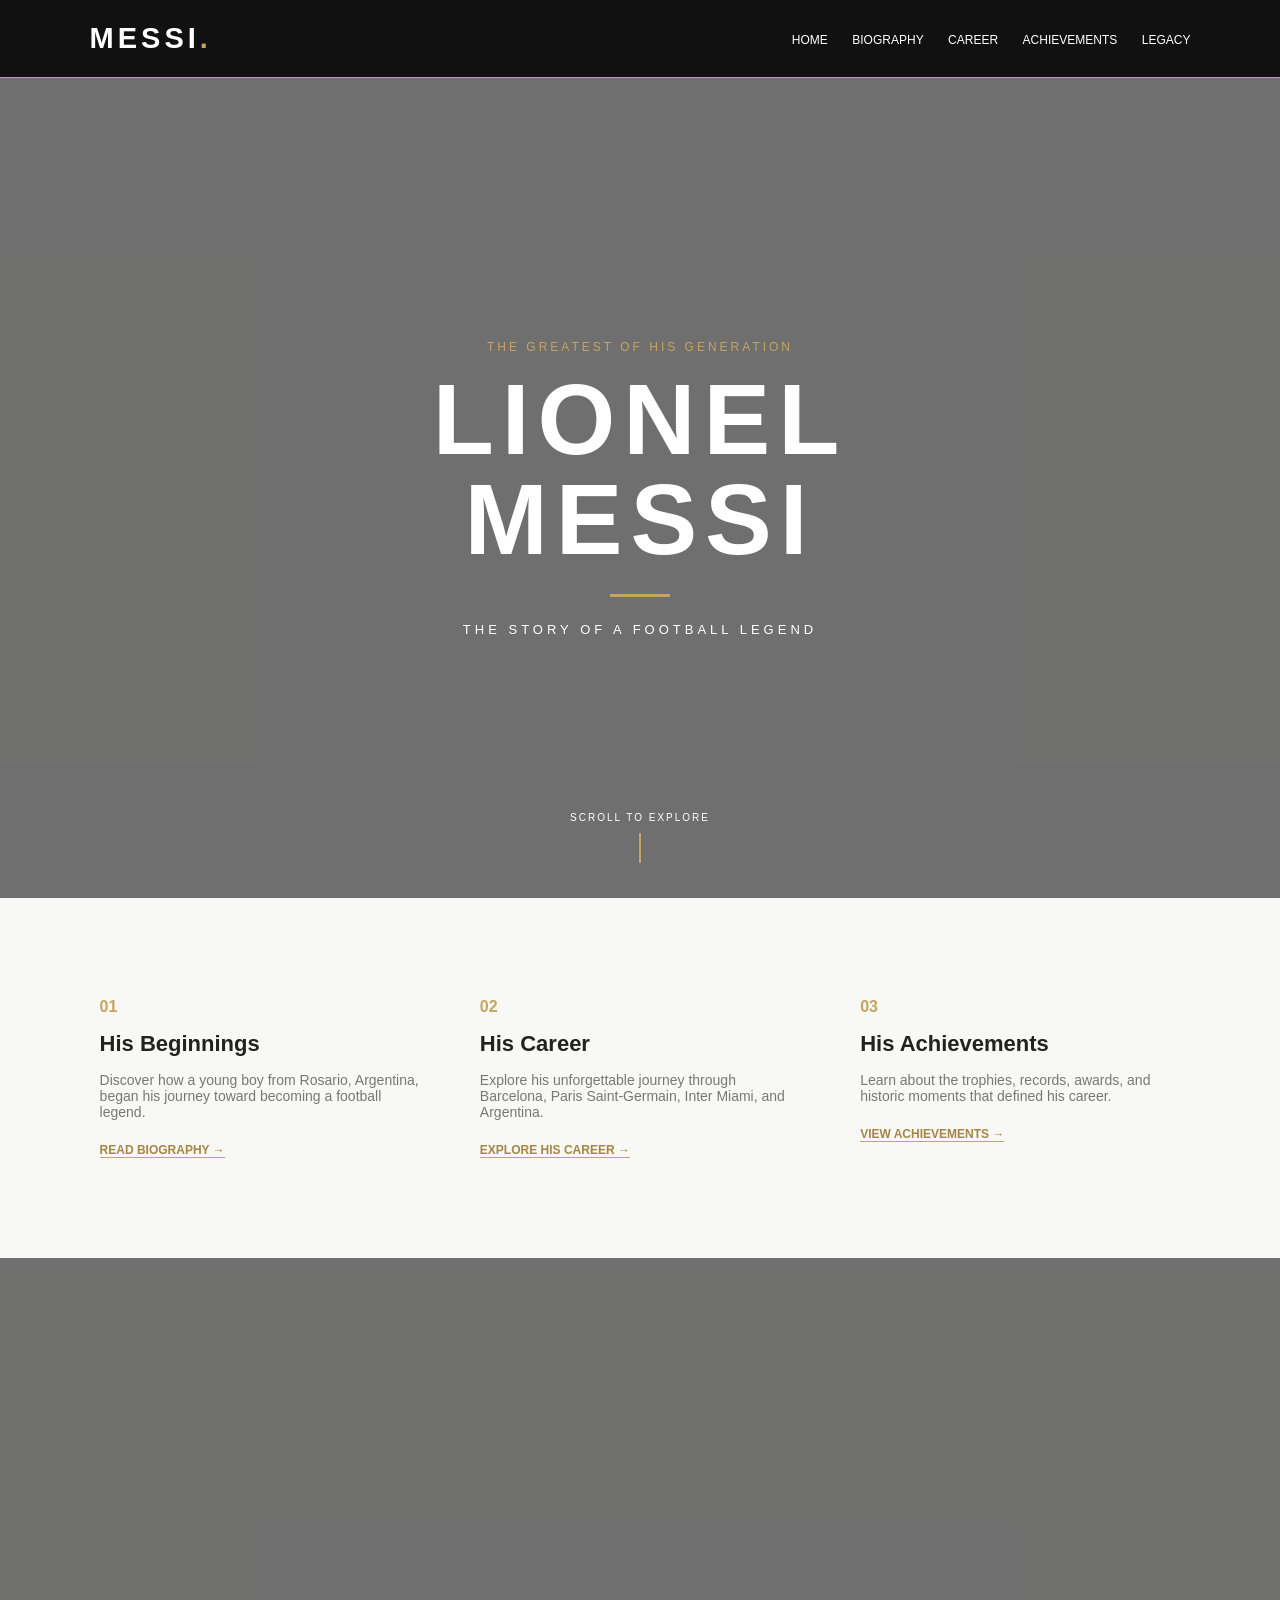
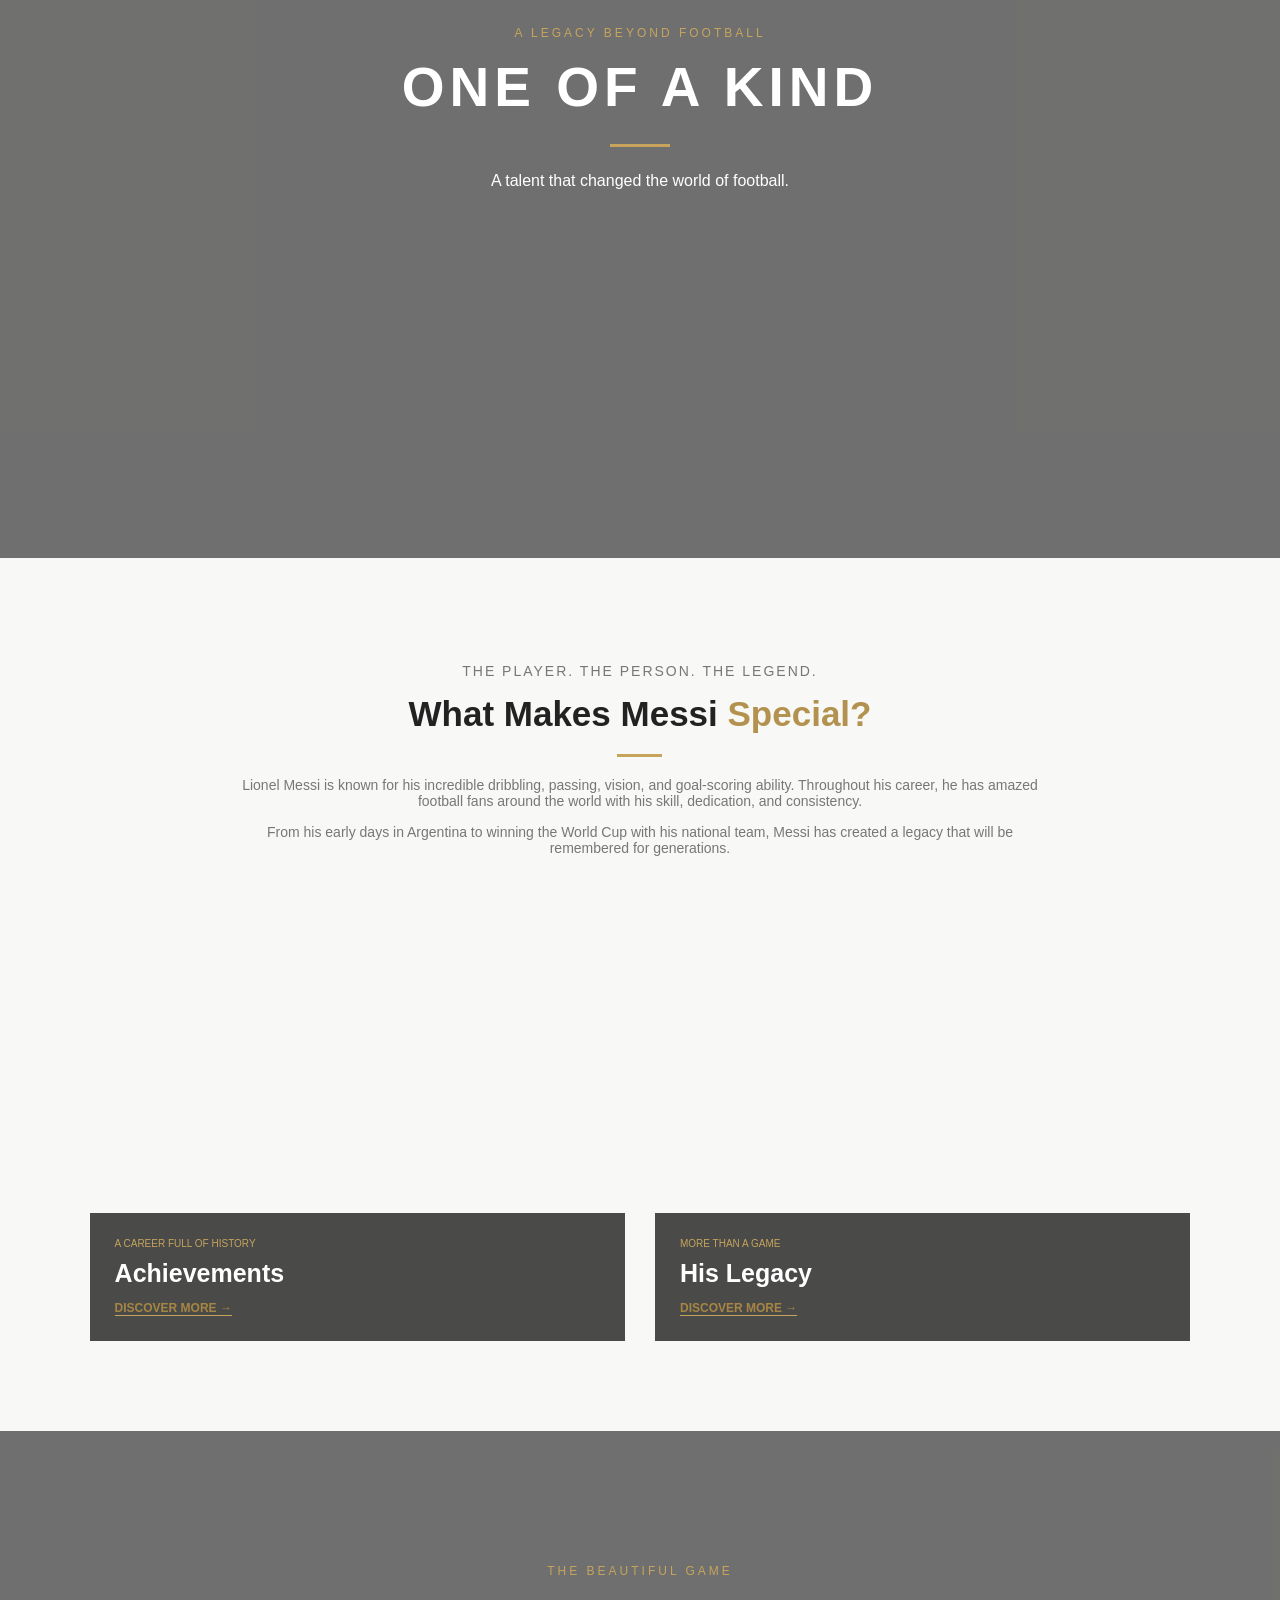
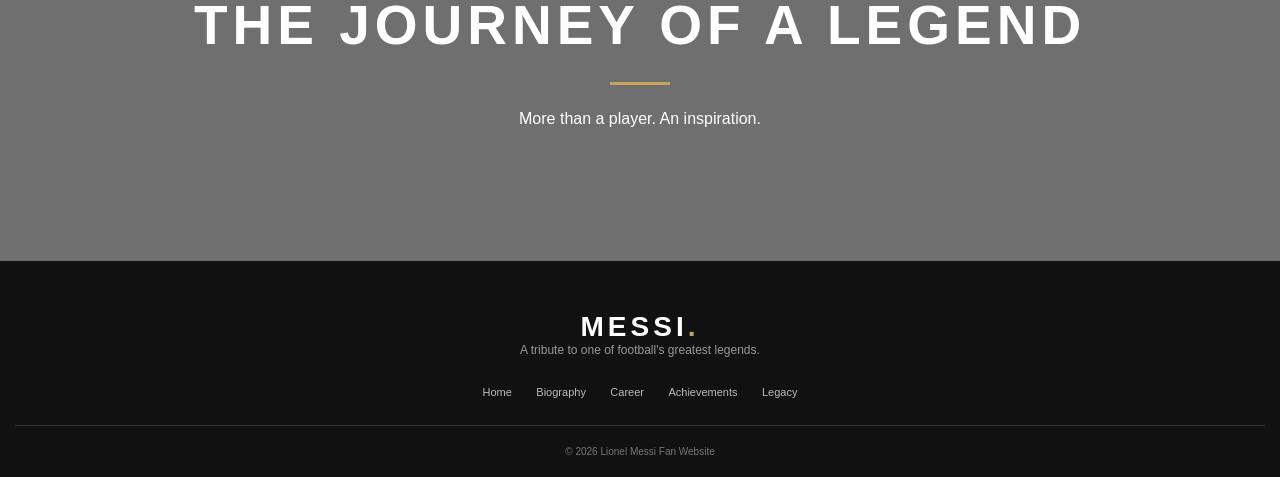
<file: index.html>
<!DOCTYPE html>
<html lang="en">
<head>
    <meta charset="UTF-8">
    <meta name="viewport" content="width=device-width, initial-scale=1.0">
    <title>Lionel Messi | The Legend</title>

    <link rel="preconnect" href="https://fonts.googleapis.com">
    <link rel="preconnect" href="https://fonts.gstatic.com" crossorigin>
    <link href="https://fonts.googleapis.com/css2?family=Montserrat:wght@400;500;600;700;800&display=swap" rel="stylesheet">

    <link rel="stylesheet" href="styles.css">
</head>

<body>

    <header class="header">
        <div class="wrapper header-content">
            <h1 class="logo">MESSI<span>.</span></h1>

            <nav>
                <a href="index.html">Home</a>
                <a href="biography.html">Biography</a>
                <a href="career.html">Career</a>
                <a href="achievements.html">Achievements</a>
                <a href="legacy.html">Legacy</a>
            </nav>
        </div>
    </header>

    <section class="hero parallax">
        <div class="hero-overlay"></div>

        <div class="hero-content">
            <p class="eyebrow">THE GREATEST OF HIS GENERATION</p>
            <h2>LIONEL<br>MESSI</h2>
            <div class="gold-line"></div>
            <p class="hero-subtitle">THE STORY OF A FOOTBALL LEGEND</p>
        </div>

        <div class="scroll-indicator">
            <span>SCROLL TO EXPLORE</span>
            <div></div>
        </div>
    </section>

    <section class="features wrapper">

        <div class="feature">
            <span class="feature-number">01</span>
            <h3>His Beginnings</h3>
            <p>
                Discover how a young boy from Rosario, Argentina,
                began his journey toward becoming a football legend.
            </p>
            <a href="biography.html" class="text-link">Read Biography <span>→</span></a>
        </div>

        <div class="feature">
            <span class="feature-number">02</span>
            <h3>His Career</h3>
            <p>
                Explore his unforgettable journey through Barcelona,
                Paris Saint-Germain, Inter Miami, and Argentina.
            </p>
            <a href="career.html" class="text-link">Explore His Career <span>→</span></a>
        </div>

        <div class="feature">
            <span class="feature-number">03</span>
            <h3>His Achievements</h3>
            <p>
                Learn about the trophies, records, awards, and
                historic moments that defined his career.
            </p>
            <a href="achievements.html" class="text-link">View Achievements <span>→</span></a>
        </div>

    </section>

    <section class="middle-parallax parallax">
        <div class="parallax-overlay"></div>

        <div class="parallax-content">
            <p class="eyebrow">A LEGACY BEYOND FOOTBALL</p>
            <h2>ONE OF A KIND</h2>
            <div class="gold-line"></div>
            <p>A talent that changed the world of football.</p>
        </div>
    </section>

    <section class="main-content wrapper">
        <p class="section-label">THE PLAYER. THE PERSON. THE LEGEND.</p>
        <h2>What Makes Messi <span>Special?</span></h2>

        <div class="main-divider"></div>

        <p>
            Lionel Messi is known for his incredible dribbling,
            passing, vision, and goal-scoring ability. Throughout
            his career, he has amazed football fans around the world
            with his skill, dedication, and consistency.
        </p>

        <p>
            From his early days in Argentina to winning the World Cup
            with his national team, Messi has created a legacy that
            will be remembered for generations.
        </p>
    </section>

    <section class="cards wrapper">

        <div class="card achievements-card">
            <div class="card-content">
                <p class="card-label">A CAREER FULL OF HISTORY</p>
                <h3>Achievements</h3>
                <a href="achievements.html" class="text-link">
                    Discover More <span>→</span>
                </a>
            </div>
        </div>

        <div class="card legacy-card">
            <div class="card-content">
                <p class="card-label">MORE THAN A GAME</p>
                <h3>His Legacy</h3>
                <a href="legacy.html" class="text-link">
                    Discover More <span>→</span>
                </a>
            </div>
        </div>

    </section>

    <section class="closing-parallax parallax">
        <div class="parallax-overlay"></div>

        <div class="parallax-content">
            <p class="eyebrow">THE BEAUTIFUL GAME</p>
            <h2>THE JOURNEY OF A LEGEND</h2>
            <div class="gold-line"></div>
            <p>More than a player. An inspiration.</p>
        </div>
    </section>

    <footer class="footer">
        <h2>MESSI<span>.</span></h2>
        <p>A tribute to one of football's greatest legends.</p>

        <div class="footer-links">
            <a href="index.html">Home</a>
            <a href="biography.html">Biography</a>
            <a href="career.html">Career</a>
            <a href="achievements.html">Achievements</a>
            <a href="legacy.html">Legacy</a>
        </div>

        <div class="footer-bottom">
            © 2026 Lionel Messi Fan Website
        </div>
    </footer>

</body>
</html>
</file>
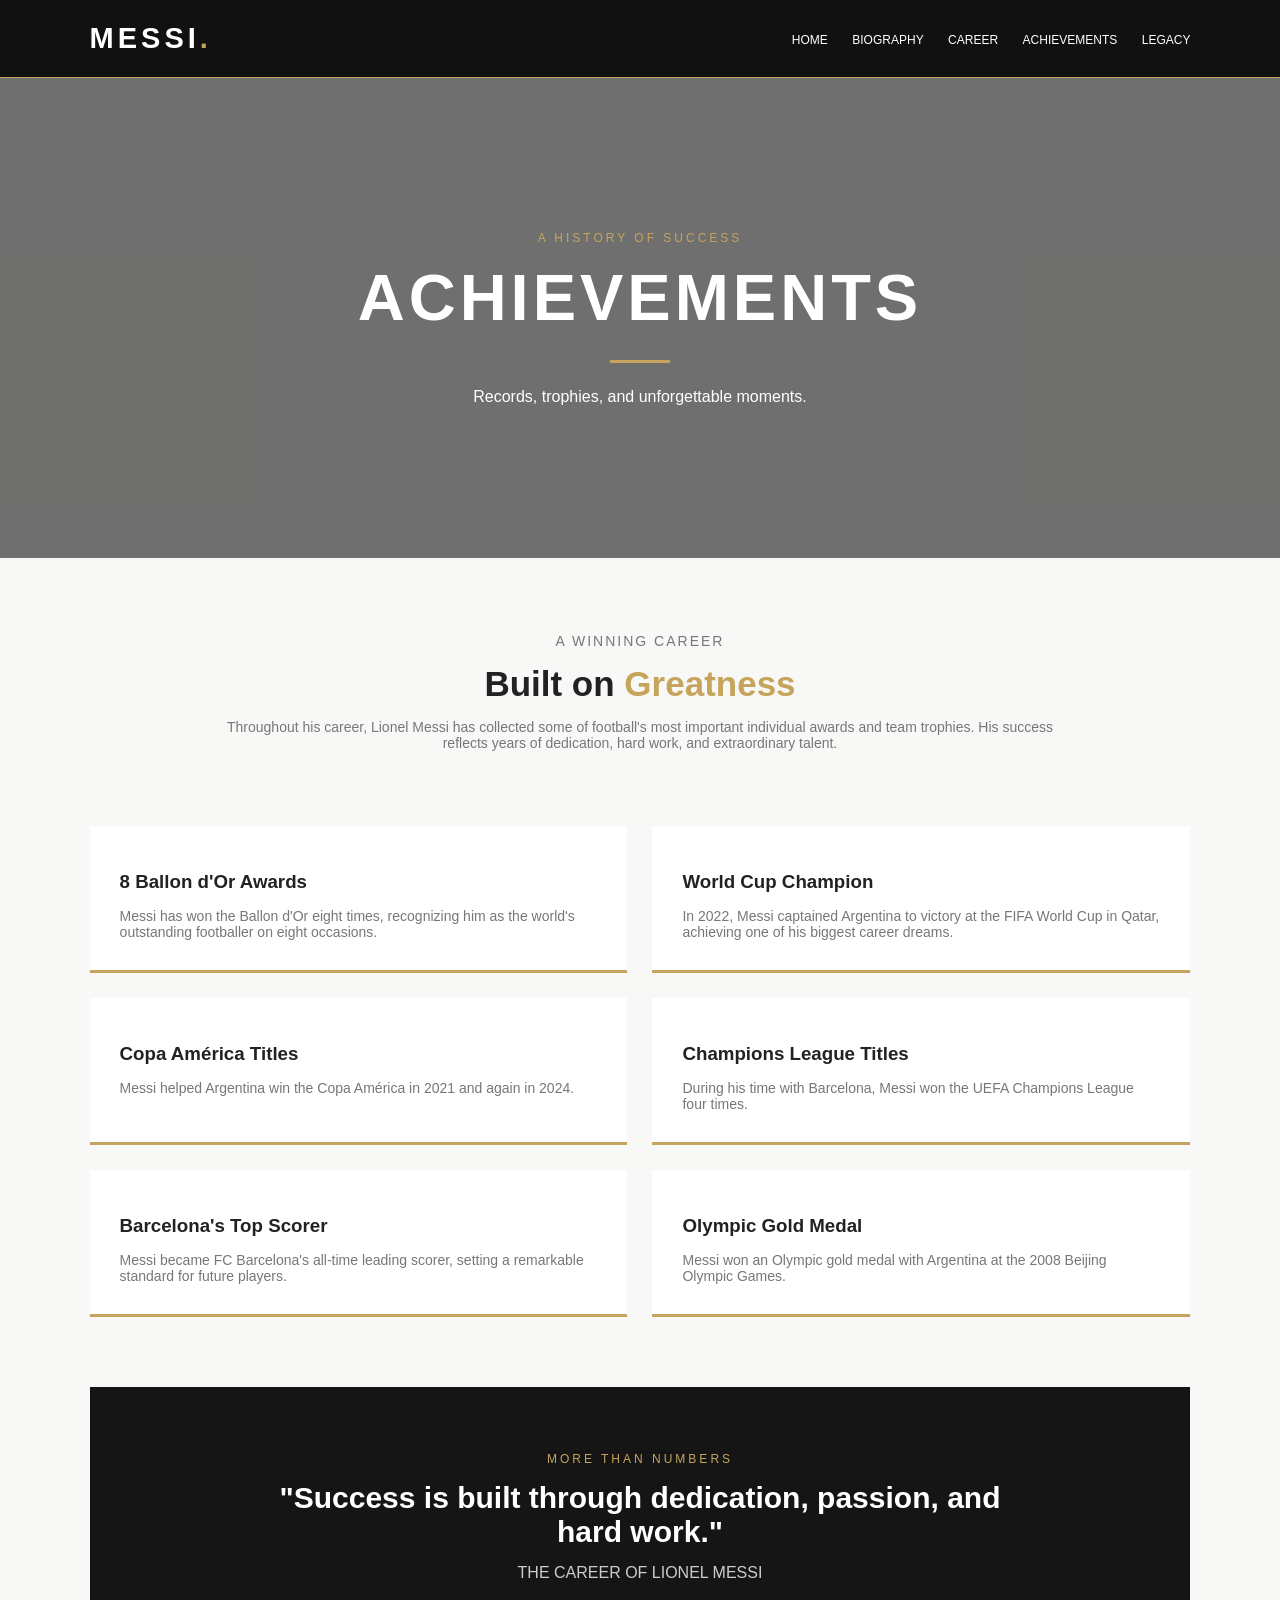
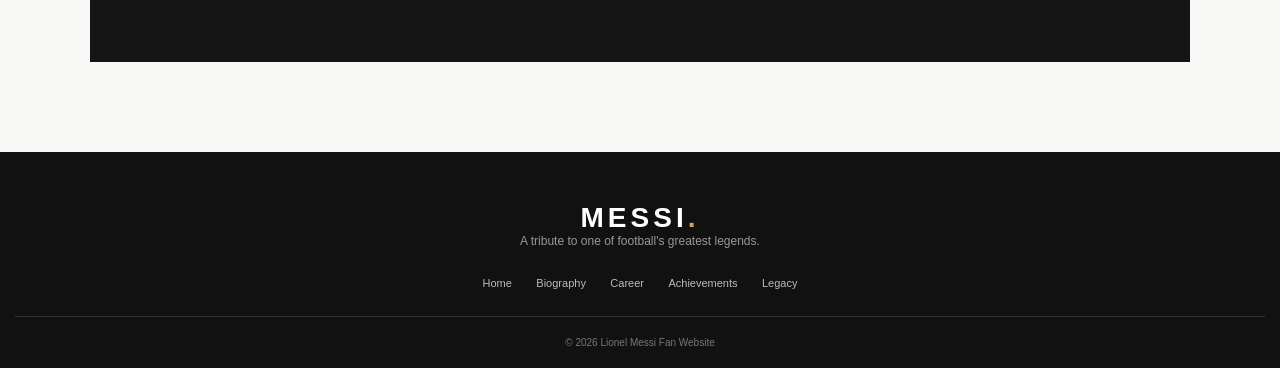
<file: achievements.html>
<!DOCTYPE html>
<html lang="en">
<head>
    <meta charset="UTF-8">
    <meta name="viewport" content="width=device-width, initial-scale=1.0">
    <title>Achievements | Lionel Messi</title>
    <link rel="preconnect" href="https://fonts.googleapis.com">
    <link href="https://fonts.googleapis.com/css2?family=Montserrat:wght@400;500;600;700;800&display=swap" rel="stylesheet">
    <link rel="stylesheet" href="styles.css">
</head>
<body>

<header class="header">
    <div class="wrapper header-content">
        <h1 class="logo">MESSI<span>.</span></h1>
        <nav>
            <a href="index.html">Home</a>
            <a href="biography.html">Biography</a>
            <a href="career.html">Career</a>
            <a href="achievements.html">Achievements</a>
            <a href="legacy.html">Legacy</a>
        </nav>
    </div>
</header>

<section class="page-hero achievements-hero">
    <div class="page-hero-overlay"></div>
    <div class="page-hero-content">
        <p class="eyebrow">A HISTORY OF SUCCESS</p>
        <h2>ACHIEVEMENTS</h2>
        <div class="gold-line"></div>
        <p>Records, trophies, and unforgettable moments.</p>
    </div>
</section>

<main class="page-content wrapper">

    <section class="intro-section">
        <p class="section-label">A WINNING CAREER</p>
        <h2>Built on <span>Greatness</span></h2>
        <p>
            Throughout his career, Lionel Messi has collected some
            of football's most important individual awards and team
            trophies. His success reflects years of dedication,
            hard work, and extraordinary talent.
        </p>
    </section>

    <section class="achievement-grid">

        <div class="achievement-card">
            <span class="achievement-number"></span>
            <h3>8 Ballon d'Or Awards</h3>
            <p>
                Messi has won the Ballon d'Or eight times, recognizing
                him as the world's outstanding footballer on eight
                occasions.
            </p>
        </div>

        <div class="achievement-card">
            <span class="achievement-number"></span>
            <h3>World Cup Champion</h3>
            <p>
                In 2022, Messi captained Argentina to victory at the
                FIFA World Cup in Qatar, achieving one of his biggest
                career dreams.
            </p>
        </div>

        <div class="achievement-card">
            <span class="achievement-number"></span>
            <h3>Copa América Titles</h3>
            <p>
                Messi helped Argentina win the Copa América in 2021
                and again in 2024.
            </p>
        </div>

        <div class="achievement-card">
            <span class="achievement-number"></span>
            <h3>Champions League Titles</h3>
            <p>
                During his time with Barcelona, Messi won the UEFA
                Champions League four times.
            </p>
        </div>

        <div class="achievement-card">
            <span class="achievement-number"></span>
            <h3>Barcelona's Top Scorer</h3>
            <p>
                Messi became FC Barcelona's all-time leading scorer,
                setting a remarkable standard for future players.
            </p>
        </div>

        <div class="achievement-card">
            <span class="achievement-number"></span>
            <h3>Olympic Gold Medal</h3>
            <p>
                Messi won an Olympic gold medal with Argentina at
                the 2008 Beijing Olympic Games.
            </p>
        </div>

    </section>

    <section class="achievement-quote">
        <p class="eyebrow">MORE THAN NUMBERS</p>
        <h2>"Success is built through dedication, passion, and hard work."</h2>
        <p>THE CAREER OF LIONEL MESSI</p>
    </section>

</main>

<footer class="footer">
    <h2>MESSI<span>.</span></h2>
    <p>A tribute to one of football's greatest legends.</p>
    <div class="footer-links">
        <a href="index.html">Home</a>
        <a href="biography.html">Biography</a>
        <a href="career.html">Career</a>
        <a href="achievements.html">Achievements</a>
        <a href="legacy.html">Legacy</a>
    </div>
    <div class="footer-bottom">© 2026 Lionel Messi Fan Website</div>
</footer>

</body>
</html>
</file>
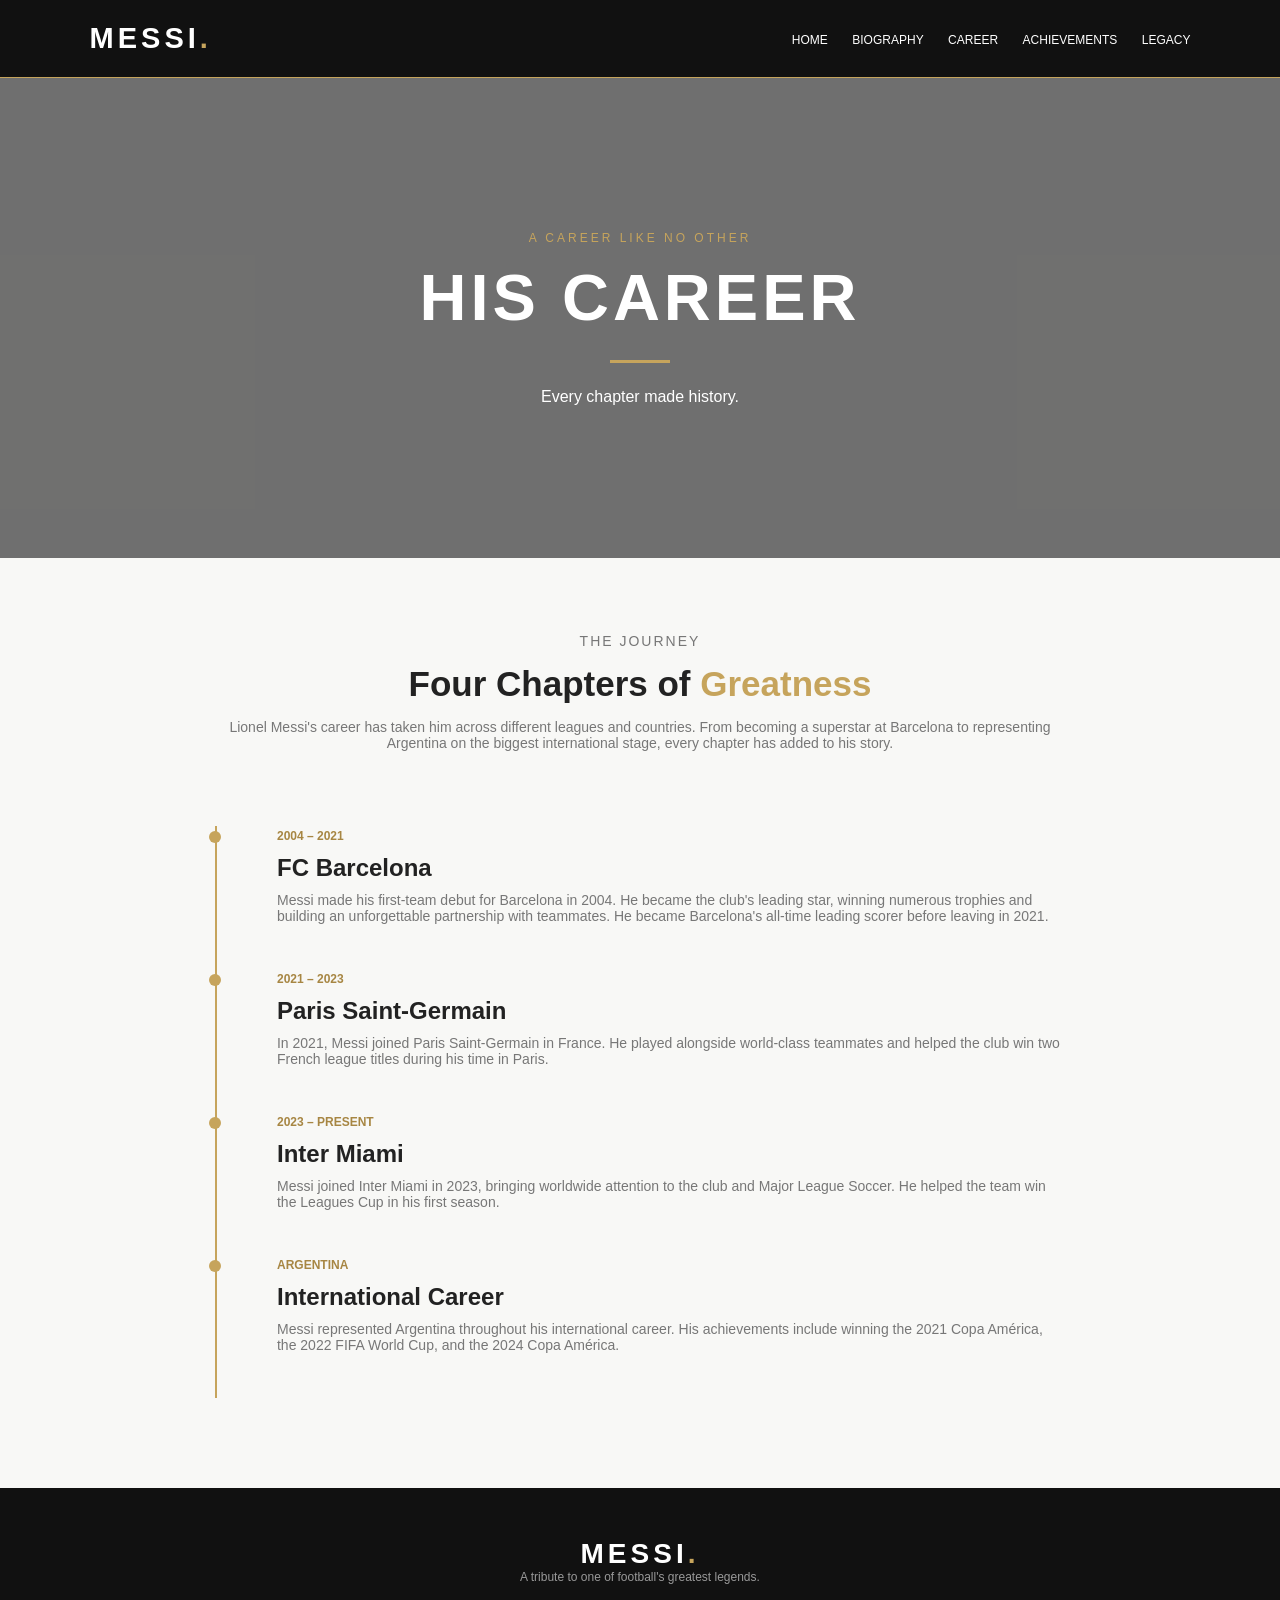
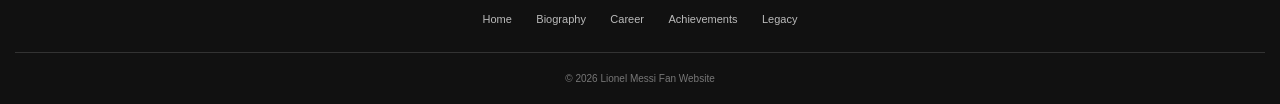
<file: career.html>
<!DOCTYPE html>
<html lang="en">
<head>
    <meta charset="UTF-8">
    <meta name="viewport" content="width=device-width, initial-scale=1.0">
    <title>Career | Lionel Messi</title>
    <link rel="preconnect" href="https://fonts.googleapis.com">
    <link href="https://fonts.googleapis.com/css2?family=Montserrat:wght@400;500;600;700;800&display=swap" rel="stylesheet">
    <link rel="stylesheet" href="styles.css">
</head>
<body>

<header class="header">
    <div class="wrapper header-content">
        <h1 class="logo">MESSI<span>.</span></h1>
        <nav>
            <a href="index.html">Home</a>
            <a href="biography.html">Biography</a>
            <a href="career.html">Career</a>
            <a href="achievements.html">Achievements</a>
            <a href="legacy.html">Legacy</a>
        </nav>
    </div>
</header>

<section class="page-hero career-hero">
    <div class="page-hero-overlay"></div>
    <div class="page-hero-content">
        <p class="eyebrow">A CAREER LIKE NO OTHER</p>
        <h2>HIS CAREER</h2>
        <div class="gold-line"></div>
        <p>Every chapter made history.</p>
    </div>
</section>

<main class="page-content wrapper">

    <section class="intro-section">
        <p class="section-label">THE JOURNEY</p>
        <h2>Four Chapters of <span>Greatness</span></h2>
        <p>
            Lionel Messi's career has taken him across different leagues
            and countries. From becoming a superstar at Barcelona to
            representing Argentina on the biggest international stage,
            every chapter has added to his story.
        </p>
    </section>

    <section class="timeline">

        <div class="timeline-item">
            <span class="timeline-year">2004 – 2021</span>
            <h3>FC Barcelona</h3>
            <p>
                Messi made his first-team debut for Barcelona in 2004.
                He became the club's leading star, winning numerous
                trophies and building an unforgettable partnership
                with teammates. He became Barcelona's all-time leading
                scorer before leaving in 2021.
            </p>
        </div>

        <div class="timeline-item">
            <span class="timeline-year">2021 – 2023</span>
            <h3>Paris Saint-Germain</h3>
            <p>
                In 2021, Messi joined Paris Saint-Germain in France.
                He played alongside world-class teammates and helped
                the club win two French league titles during his time
                in Paris.
            </p>
        </div>

        <div class="timeline-item">
            <span class="timeline-year">2023 – PRESENT</span>
            <h3>Inter Miami</h3>
            <p>
                Messi joined Inter Miami in 2023, bringing worldwide
                attention to the club and Major League Soccer. He helped
                the team win the Leagues Cup in his first season.
            </p>
        </div>

        <div class="timeline-item">
            <span class="timeline-year">ARGENTINA</span>
            <h3>International Career</h3>
            <p>
                Messi represented Argentina throughout his international
                career. His achievements include winning the 2021 Copa
                América, the 2022 FIFA World Cup, and the 2024 Copa América.
            </p>
        </div>

    </section>

</main>

<footer class="footer">
    <h2>MESSI<span>.</span></h2>
    <p>A tribute to one of football's greatest legends.</p>
    <div class="footer-links">
        <a href="index.html">Home</a>
        <a href="biography.html">Biography</a>
        <a href="career.html">Career</a>
        <a href="achievements.html">Achievements</a>
        <a href="legacy.html">Legacy</a>
    </div>
    <div class="footer-bottom">© 2026 Lionel Messi Fan Website</div>
</footer>

</body>
</html>
</file>
<file: styles.css>
* {
    margin: 0;
    padding: 0;
    box-sizing: border-box;
}

body {
    font-family: Arial, sans-serif;
    background: #f8f8f6;
    color: #222;    `
    line-height: 1.6;
}

.wrapper {
    width: 86%;
    max-width: 1200px;
    margin: auto;
}

:root {
    --gold: #c6a45c;
}


.header {
    background: #111;
    padding: 22px 0;
    border-bottom: 1px solid var(--gold);
}

.header-content {
    display: flex;
    justify-content: space-between;
    align-items: center;
}

.logo {
    color: white;
    font-size: 29px;
    letter-spacing: 4px;
}

.logo span,
.footer h2 span {
    color: var(--gold);
}

nav a {
    color: white;
    text-decoration: none;
    margin-left: 20px;
    font-size: 12px;
    text-transform: uppercase;
}

nav a:hover {
    color: var(--gold);
}


.hero {
    height: calc(100vh - 80px);
    background-image: url("https://images.alphacoders.com/133/1332562.png");
    background-size: cover;
    background-position: center;
    background-attachment: fixed;
    display: flex;
    justify-content: center;
    align-items: center;
    text-align: center;
    position: relative;
}

.hero-overlay,
.page-hero-overlay,
.parallax-overlay {
    position: absolute;
    inset: 0;
    background: rgba(0, 0, 0, 0.55);
}

.hero-content,
.page-hero-content,
.parallax-content {
    position: relative;
    color: white;
    text-align: center;
}

.hero-content h2 {
    font-size: 100px;
    line-height: 1;
    letter-spacing: 8px;
}

.eyebrow {
    color: var(--gold);
    font-size: 12px;
    letter-spacing: 3px;
    margin-bottom: 15px;
}

.hero-subtitle {
    letter-spacing: 4px;
    font-size: 13px;
}

.gold-line {
    width: 60px;
    height: 3px;
    background: var(--gold);
    margin: 25px auto;
}

.scroll-indicator {
    position: absolute;
    bottom: 25px;
    color: white;
    font-size: 10px;
    letter-spacing: 2px;
}

.scroll-indicator div {
    height: 30px;
    width: 2px;
    background: var(--gold);
    margin: 10px auto;
}


.features {
    display: flex;
    gap: 40px;
    padding-top: 90px;
    padding-bottom: 90px;
}

.feature {
    flex: 1;
    padding: 10px;
}

.feature-number {
    color: var(--gold);
    font-weight: bold;
}

.feature h3 {
    margin: 15px 0;
    font-size: 22px;
}

.feature p {
    color: #777;
    font-size: 14px;
    margin-bottom: 20px;
}


.text-link {
    color: #a78643;
    text-decoration: none;
    font-size: 12px;
    font-weight: bold;
    text-transform: uppercase;
    border-bottom: 1px solid var(--gold);
}

.text-link:hover {
    color: #222;
}


.middle-parallax {
    height: 100vh;
    background-image: url("https://phantom.estaticos-marca.com/c83d2923e8e51cd264ce0fe4ffe3a140/resize/828/f/jpg/assets/multimedia/imagenes/2021/06/16/16238630026451.jpg");
    background-size: cover;
    background-position: center;
    background-attachment: fixed;
    display: flex;
    justify-content: center;
    align-items: center;
    position: relative;
}

.parallax-content h2 {
    font-size: 55px;
    letter-spacing: 5px;
}


.main-content {
    padding-top: 90px;
    padding-bottom: 90px;
    text-align: center;
}

.section-label {
    color: var(--gold);
    font-size: 11px;
    letter-spacing: 2px;
}

.main-content h2 {
    font-size: 35px;
    margin: 15px 0;
}

.main-content h2 span {
    color: #b3914e;
}

.main-divider {
    width: 45px;
    height: 3px;
    background: var(--gold);
    margin: 20px auto;
}

.main-content p {
    max-width: 800px;
    margin: 15px auto;
    color: #777;
    font-size: 14px;
}


.cards {
    display: flex;
    gap: 30px;
    padding-bottom: 90px;
}

.card {
    flex: 1;
    height: 380px;
    background-size: cover;
    background-position: center;
    display: flex;
    align-items: flex-end;
}

.achievements-card {
    background-image: url("https://library.sportingnews.com/styles/twitter_card_120x120/s3/2022-10/Lionel%20Messi%20Ballon%20d%27Or%20Trophies%20100922.jpg?itok=LvhF84BN");
}

.legacy-card {
    background-image: url("https://editorial.uefa.com/resources/01d9-0e72cc6d36c0-b315933763fe-1000/lionel_messi_parades_his_second_uefa_champions_league_trophy_after_barcelona_won_the_2009_showpiece_against_manchester_united.jpeg");
}

.card-content {
    background: rgba(0, 0, 0, 0.7);
    color: white;
    width: 100%;
    padding: 25px;
}

.card-label {
    color: var(--gold);
    font-size: 10px;
}

.card-content h3 {
    font-size: 25px;
    margin: 10px 0;
}


.closing-parallax {
    height: 430px;
    background-image: url("https://images.mlssoccer.com/image/private/t_editorial_landscape_12_desktop_2x/f_auto/mls/uw0drkb6ywzzrhu22fqe.jpg");
    background-size: cover;
    background-position: center;
    background-attachment: fixed;
    display: flex;
    justify-content: center;
    align-items: center;
    position: relative;
}


.page-hero {
    height: 480px;
    background-size: cover;
    background-position: center;
    display: flex;
    justify-content: center;
    align-items: center;
    position: relative;
}

.page-hero-content h2 {
    font-size: 65px;
    letter-spacing: 4px;
}

.biography-hero {
    background-image: url("https://images.alphacoders.com/133/1332562.png");
}

.career-hero {
    background-image: url("https://images.mlssoccer.com/image/private/t_editorial_landscape_12_desktop_2x/f_auto/mls/uw0drkb6ywzzrhu22fqe.jpg");
}

.achievements-hero {
    background-image: url("https://library.sportingnews.com/styles/twitter_card_120x120/s3/2022-10/Lionel%20Messi%20Ballon%20d%27Or%20Trophies%20100922.jpg?itok=LvhF84BN");
}

.legacy-hero {
    background-image: url("https://editorial.uefa.com/resources/01d9-0e72cc6d36c0-b315933763fe-1000/lionel_messi_parades_his_second_uefa_champions_league_trophy_after_barcelona_won_the_2009_showpiece_against_manchester_united.jpeg");
}


.page-content {
    padding-top: 75px;
    padding-bottom: 90px;
}

.intro-section {
    max-width: 850px;
    margin: 0 auto 75px;
    text-align: center;
}

.intro-section h2 {
    font-size: 35px;
    margin: 15px 0;
}

.intro-section h2 span {
    color: var(--gold);
}

.intro-section p {
    color: #777;
    font-size: 14px;
    margin-bottom: 15px;
}


.story-section {
    display: flex;
    align-items: center;
    gap: 50px;
    margin: 70px 0;
}

.story-image,
.story-text {
    flex: 1;
}

.story-image img {
    width: 100%;
    height: 350px;
    object-fit: cover;
}

.story-text h2 {
    font-size: 30px;
    margin: 15px 0;
}

.story-text p {
    color: #777;
    font-size: 14px;
    margin-bottom: 15px;
}


.timeline {
    max-width: 850px;
    margin: auto;
    padding-left: 30px;
    border-left: 2px solid var(--gold);
}

.timeline-item {
    padding: 0 0 45px 30px;
    position: relative;
}

.timeline-item::before {
    content: "";
    position: absolute;
    left: -38px;
    top: 5px;
    width: 12px;
    height: 12px;
    border-radius: 50%;
    background: var(--gold);
}

.timeline-year {
    color: #a78643;
    font-size: 12px;
    font-weight: bold;
}

.timeline-item h3 {
    font-size: 24px;
    margin: 10px 0;
}

.timeline-item p {
    color: #777;
    font-size: 14px;
}


.achievement-grid {
    display: grid;
    grid-template-columns: repeat(2, 1fr);
    gap: 25px;
}

.achievement-card {
    background: white;
    padding: 30px;
    border-bottom: 3px solid var(--gold);
}

.achievement-number {
    color: var(--gold);
    font-weight: bold;
}

.achievement-card h3 {
    margin: 15px 0;
}

.achievement-card p {
    color: #777;
    font-size: 14px;
}


.achievement-quote,
.legacy-highlight {
    background: #151515;
    color: white;
    text-align: center;
    padding: 65px 30px;
    margin-top: 70px;
}

.achievement-quote h2,
.legacy-highlight h2 {
    font-size: 30px;
    margin: 15px auto;
    max-width: 750px;
}

.achievement-quote p:last-child,
.legacy-highlight p:last-child {
    color: #ccc;
    max-width: 750px;
    margin: 15px auto;
}


/* FOOTER */
.footer {
    background: #111;
    color: white;
    text-align: center;
    padding: 50px 15px 20px;
}

.footer h2 {
    font-size: 28px;
    letter-spacing: 4px;
}

.footer p {
    color: #999;
    font-size: 12px;
}

.footer-links {
    margin: 25px 0;
}

.footer-links a {
    color: #bbb;
    text-decoration: none;
    margin: 10px;
    font-size: 11px;
}

.footer-links a:hover {
    color: var(--gold);
}

.footer-bottom {
    border-top: 1px solid #333;
    padding-top: 20px;
    color: #777;
    font-size: 10px;
}
</file>
